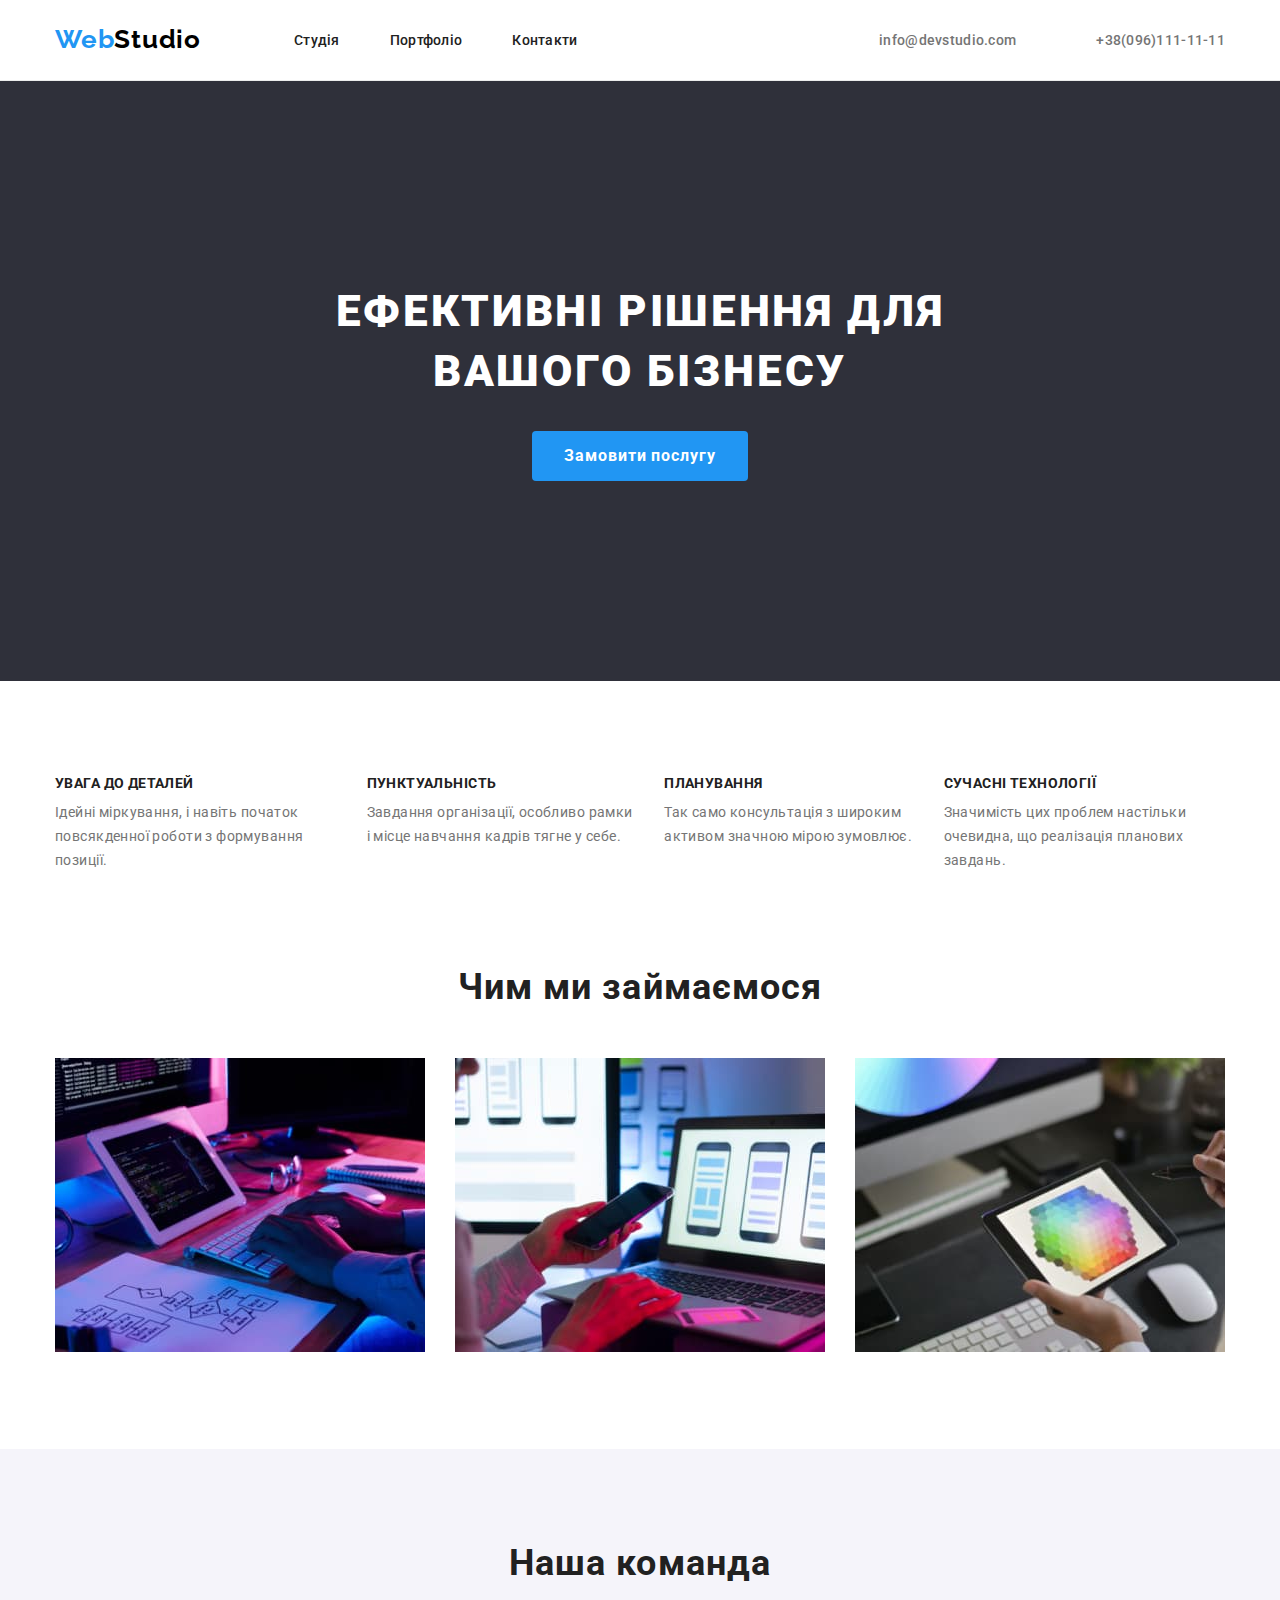
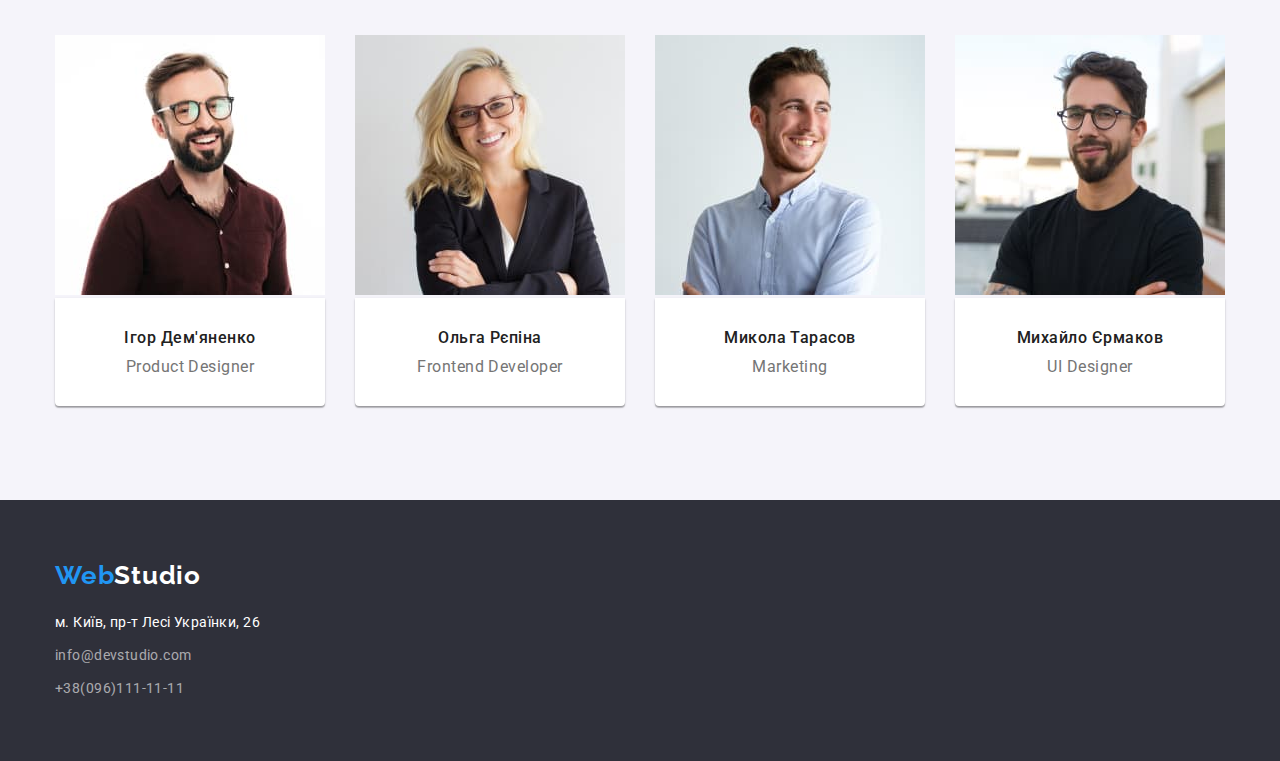
<file: index.html>
<!DOCTYPE html>
<html lang="uk">
<head>
    <meta charset="UTF-8">
    <meta http-equiv="X-UA-Compatible" content="IE=edge">
    <meta name="viewport" content="width=device-width, initial-scale=1.0">
    <title>Document</title>
    <link rel="preconnect" href="https://fonts.googleapis.com">
    <link rel="preconnect" href="https://fonts.gstatic.com" crossorigin>
    <link href="https://fonts.googleapis.com/css2?family=Raleway:wght@700&family=Roboto:wght@400;500;700;900&display=swap"
        rel="stylesheet">
        <link rel="stylesheet" href="https://cdnjs.cloudflare.com/ajax/libs/modern-normalize/1.1.0/modern-normalize.min.css">
    
    <link rel="stylesheet" href="./css/style.css">

</head>
<body>
    <!--навигация-->
   
    <header class="page-header">
<div class="container">
<div class="page-nav">
    <a class="logo" href="/">
        <span class="logo-accent">Web</span>Studio
    </a>
    <nav class="nav">
        <ul class="nav-list">
            <li class="item"><a class="menu-link" href="#">Студія</a></li>
            <li class="item"><a class="menu-link" href="./portfolio.html">Портфоліо</a></li>
            <li class="item"><a class="menu-link" href="#">Контакти</a></li>
        </ul>
    </nav>
    <ul class="aut-nav">
        <li class="item-nav"><a class="contact-link" href="mailto:info@devstudio.com">info@devstudio.com</a></li>
        <li class="item-nav"><a class="contact-link" href="tel:+380961111111">+38(096)111-11-11</a></li>
    </ul>
</div>
    
   
</div>
</header>

<main> 
    <!--герой-->
    <section class="hero">
<div class="container">
    <h1 class="hero-titel">Ефективні рішення для вашого бізнеcу</h1>
    <button class="button-hero" type="button">Замовити послугу</button>
</div>

</section>


    <section class="qualiti">  
  
        <div class="container">
            <ul class="qualiti-list">
                <li>
                    <h3 class="quality-title">Увага до деталей </h3>
                    <p class="quality-text">Ідейні міркування, і навіть початок повсякденної роботи з формування позиції.
                    </p>
                </li>
                <li>
                    <h3 class="quality-title">Пунктуальність</h3>
                    <p class="quality-text">Завдання організації, особливо рамки і місце навчання кадрів тягне у себе.</p>
                </li>
                <li>
                    <h3 class="quality-title">Планування</h3>
                    <p class="quality-text">Так само консультація з широким активом значною мірою зумовлює.</p>
                </li>
                <li>
                    <h3 class="quality-title">Сучасні технології</h3>
                    <p class="quality-text">Значимість цих проблем настільки очевидна, що реалізація планових завдань.</p>
                </li>
            </ul>
        </div>
    </section>
    
    
    <!--section work-->
    <section class="work">
        <div class="container">
            <h2 class="work-title">Чим ми займаємося</h2>
            <ul class="work-list">
                <li class="work-img"><img src="./images/img1.jpg" alt="написання коду для сайтів" width="370"></li>
                <li class="work-img"><img src="./images/img2.jpg" alt="написання коду для мобільних телефонів" width="370">
                </li>
                <li class="work-img"><img src="./images/img3.jpg" alt="написання коду для ігор" width="370"></li>
            </ul>
        </div>
    </section>
    
    <!--section team-->
    <section class="team">
    <div class="container">
        
    
            <h2 class="team-title">Наша команда</h2>
            <ul class="team-list">
                <li class="team-img"><img src="./images/igor.jpg" alt="фотографія Ігоря Дем'яненко" width="270">
                    <div class="conteiner-card">
                        <h3 class="team-name">Ігор Дем'яненко</h3>
                        <p class="team-text">Product Designer</p>
                    </div>
                </li>
                <li class="team-img"><img src="./images/olga.jpg" alt="фотографія Ольги Рєпіна " width="270">
                    <div class="conteiner-card">
                        <h3 class="team-name">Ольга Рєпіна</h3>
                        <p class="team-text">Frontend Developer</p>
                    </div>
                </li>
                <li class="team-img"><img src="./images/nico.jpg" alt="фотографія Миколи Тарасов" width="270">
                    <div class="conteiner-card">
                        <h3 class="team-name">Микола Тарасов</h3>
                        <p class="team-text">Marketing</p>
                    </div>
                </li>
    
                <li class="team-img"><img src="./images/mixa.jpg" alt="фотографія Михайла Єрмаков" width="270">
                    <div class="conteiner-card">
                        <h3 class="team-name">Михайло Єрмаков</h3>
                        <p class="team-text">UI Designer</p>
                    </div>
                </li>
            </ul>



        
    </div>
    </section>
</section>

</main>

<footer>
    <!--подвал-->

<div class="container">
    <a href="/" class="logo-white">
        <span class="logo-accent">Web</span>Studio
    </a>
    
    <address class="contacts">
        <ul>
            <li class="link-contacts">
                <a class="link" href="https://goo.gl/maps/CEJdyvRehDyQKQgW8" target="_blank"
                    rel="noopenes noreferrer nofollow"> м. Київ, пр-т Лесі Українки, 26</a>
            </li>
            <li class="link-contacts">
                <a class="link-footer" href="mailto:info@devstudio.com">info@devstudio.com</a>
            </li>
            <li class="link-contacts">
                <a class="link-footer" href="tel:+380961111111">+38(096)111-11-11</a>
            </li>
    
    
        </ul>
    </address>
</div>

</footer>

</body>
</html>
</file>
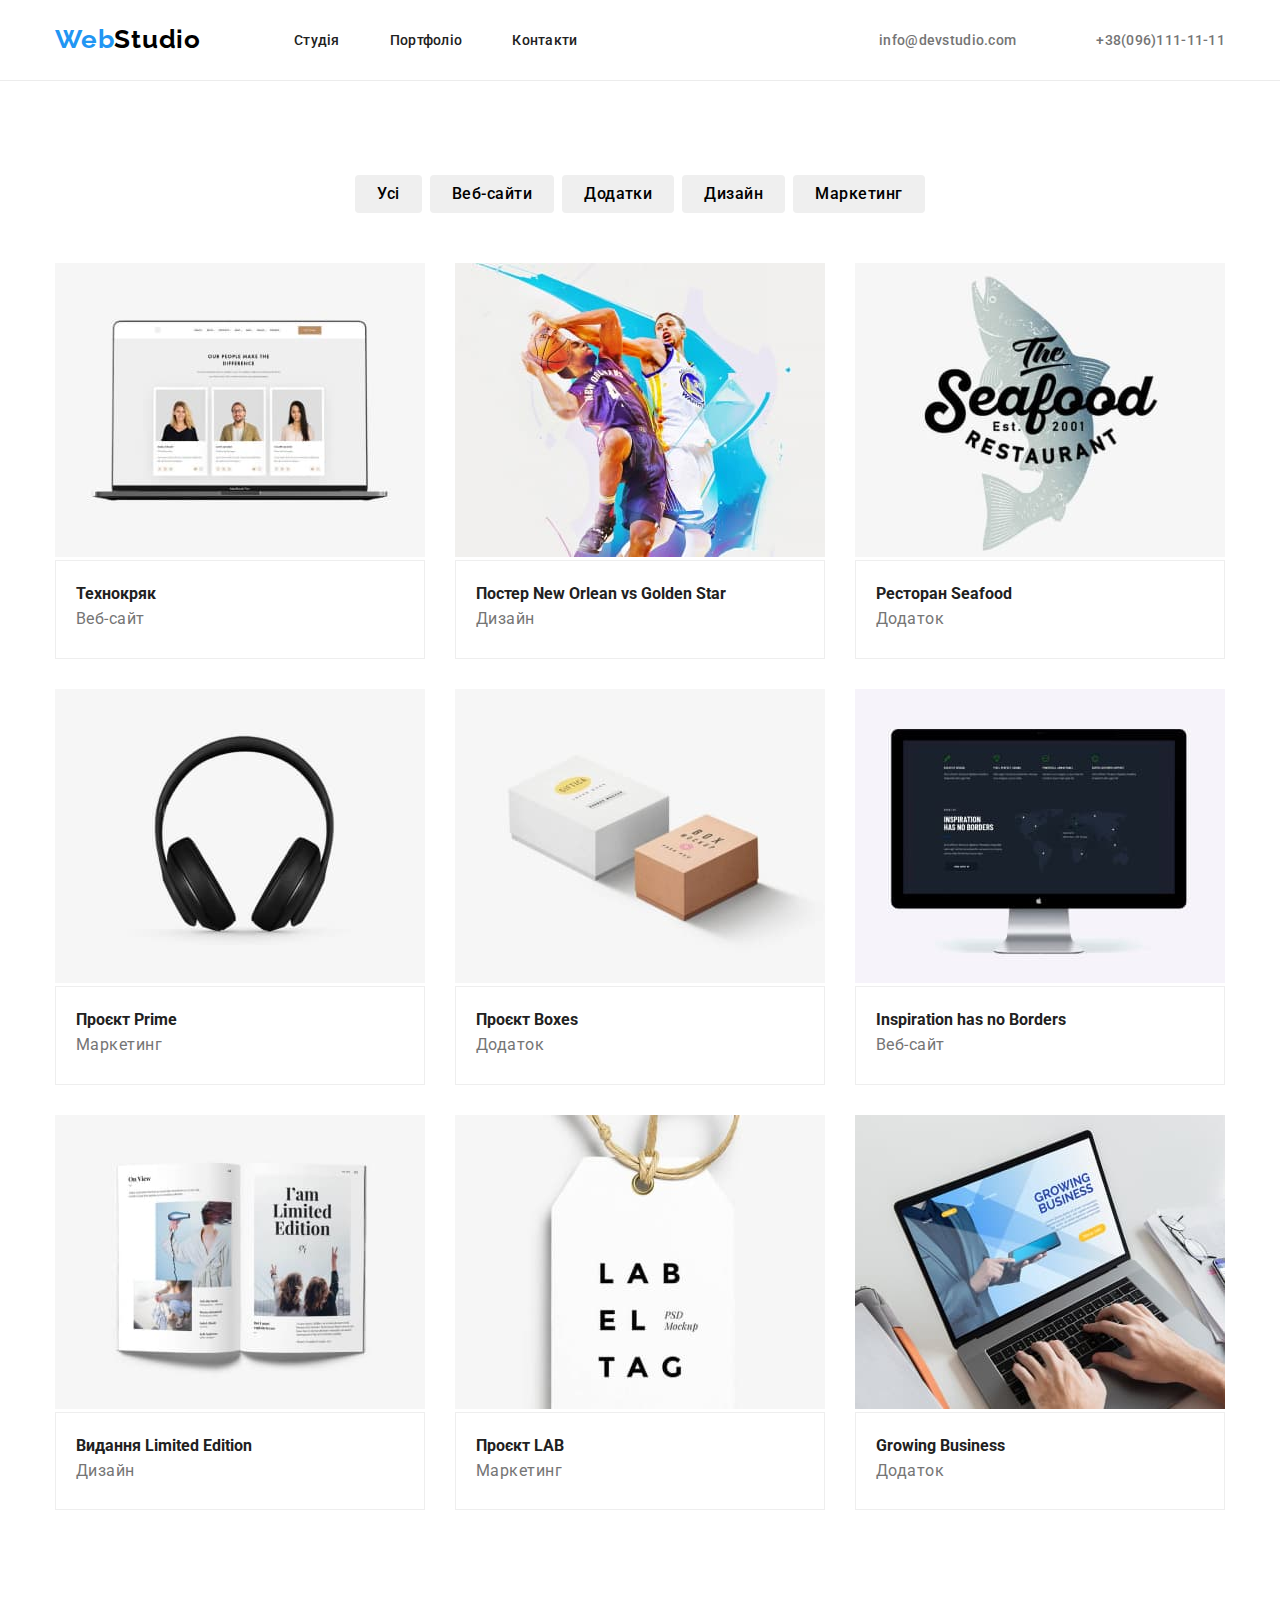
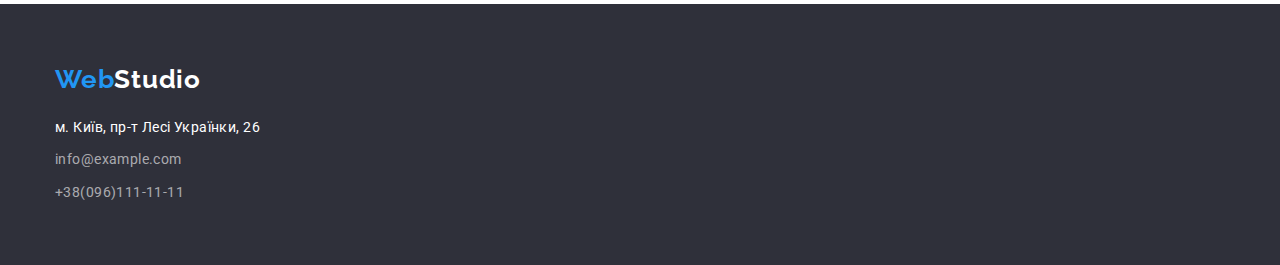
<file: portfolio.html>
<!DOCTYPE html>
<html lang="uk">
<head>
    <meta charset="UTF-8">
    <meta http-equiv="X-UA-Compatible" content="IE=edge">
    <meta name="viewport" content="width=device-width, initial-scale=1.0">
    <title>Portfolio</title>
    <link rel="preconnect" href="https://fonts.googleapis.com">
    <link rel="preconnect" href="https://fonts.gstatic.com" crossorigin>
    <link href="https://fonts.googleapis.com/css2?family=Raleway:wght@700&family=Roboto:wght@400;500;700;900&display=swap"
        rel="stylesheet">
        <link rel="stylesheet" href="https://cdnjs.cloudflare.com/ajax/libs/modern-normalize/1.1.0/modern-normalize.min.css">
    <link rel="stylesheet" href="./css/style.css">
</head>
<body>
<header class="page-header">
    <div class="container">
        <div class="page-nav">
            <a class="logo" href="/">
                <span class="logo-accent">Web</span>Studio
            </a>
            <nav class="nav">
                <ul class="nav-list">
                    <li class="item"><a class="menu-link" href="./index.html">Студія</a></li>
                    <li class="item"><a class="menu-link" href="./portfolio.html">Портфоліо</a></li>
                    <li class="item"><a class="menu-link" href="#">Контакти</a></li>
                </ul>
            </nav>
            <ul class="aut-nav">
                <li class="item-nav"><a class="contact-link" href="mailto:info@devstudio.com">info@devstudio.com</a>
                </li>
                <li class="item-nav"><a class="contact-link" href="tel:+380961111111">+38(096)111-11-11</a></li>
            </ul>
        </div>


    </div>
</header>

<main>
    <section class="department">
   <div class="container">
    <h1 class="department-title">Відділи</h1>
    <ul class="department-link">
        <li><button class="button-second" type="button">Усі</button></li>
        <li><button class="button-second" type="button">Веб-сайти</button></li>
        <li><button class="button-second" type="button">Додатки</button></li>
        <li><button class="button-second" type="button">Дизайн</button></li>
        <li><button class="button-second" type="button">Маркетинг</button></li>
    </ul>
   </div>


<!--section projects-->


<div class="container">
    <ul class="progects-list">
        <li  >
           
                <img src="./images/technocrat.jpg" alt="Технокряк" width="370" />
                <div class="progect-item">
                <h3 class="projects-title">Технокряк</h3>
                <p class="projects-text">Веб-сайт</p>
            </div>
        </li>
    
        <li  >
            
                <img src="./images/design-poster.jpg" alt="Постер New Orlean vs Golden Star" width="370" />
                <div class="progect-item">
                <h3 class="projects-title">Постер New Orlean vs Golden Star</h3>
                <p class="projects-text">Дизайн</p>
                </div>
        </li>
        <li  >
            
                <img src="./images/restaurant.jpg" alt="Ресторан Seafood" width="370" />
                <div class="progect-item">
                <h3 class="projects-title">Ресторан Seafood</h3>
                <p class="projects-text">Додаток</p>
                </div>
        </li>
        <li >
            
            
                <img src="./images/marketing.jpg" alt="Проєкт Prime" width="370" />
                <div class="progect-item">
                <h3 class="projects-title">Проєкт Prime</h3>
                <p class="projects-text">Маркетинг</p>
                </div>
        </li>
        <li >
            
                <img src="./images/box.jpg" alt="Проєкт Boxes" width="370" />
                <div class="progect-item">
                <h3 class="projects-title">Проєкт Boxes</h3>
                <p class="projects-text">Додаток</p>
                </div>
        </li>
    
        <li >
      
                <img src="./images/web-site.jpg" alt="Inspiration has no Borders" width="370" />
                <div class="progect-item">
                <h3 class="projects-title">Inspiration has no Borders</h3>
                <p class="projects-text">Веб-сайт</p>
                </div>
        </li>
        <li >
            
                <img src="./images/book.jpg" alt="Видання Limited Edition" width="370" />
                <div class="progect-item">
                <h3 class="projects-title">Видання Limited Edition</h3>
                <p class="projects-text">Дизайн</p>
                </div>
        </li>
        <li  >
           
                <img src="./images/lab.jpg" alt="Проєкт LAB" width="370" />
                <div class="progect-item">
                <h3 class="projects-title">Проєкт LAB</h3>
                <p class="projects-text">Маркетинг</p>
                </div>
        </li>
        <li  >
           
                <img src="./images/busines.jpg" alt="Growing Business" width="370" />
                <div class="progect-item">
                <h3 class="projects-title">Growing Business</h3>
                <p class="projects-text">Додаток</p>
                </div>
        </li>
    </ul>

</div>
</section>

    
</main>

<footer>

<div class="container">
    <a href="/" class="logo-white">
        <span class="logo-accent">Web</span>Studio
    </a>
    
    <address class="contacts">
        <ul>
            <li class="link-contacts">
                <a class="link" href="https://goo.gl/maps/CEJdyvRehDyQKQgW8" target="_blank"
                    rel="noopenes noreferrer nofollow"> м. Київ, пр-т Лесі Українки, 26</a>
            </li>
            <li class="link-contacts">
                <a class="link-footer" href="mailto:info@example.com">info@example.com</a>
            </li>
            <li class="link-contacts">
                <a class="link-footer" href="tel:+380961111111">+38(096)111-11-11</a>
            </li>
    
    
        </ul>
    </address>

</div>

</footer>
</body>
</html>
</file>
<file: css/style.css>
* {
    box-sizing: border-box;
}
h1,
h2,
h3,
h4,
h5,
h6,
p,
ul {
    margin: 0;
    padding: 0;
}
:root {
 --primary-text-color: #212121;
 --secondary-text-color: #757575;
--hero-text-color:#ffffff;
--accent-text-color: #2196f3;
--black-text-color: #000000;
--primary-white-color: #f5f5f5;
--secondary-color: #2f303a;
--button: #F5F4FA;
--button-focus: #188CE8;
--secondary-button: #EEEEEE;
--border:#ECECEC;


}
body {
    background-color: var(--hero-text-color) ;
    color: var(--primary-text-color) ;
    font-family: 'Roboto', sans-serif;
    font-size: 14px;
    cursor: pointer;
    font-weight: 400;
}
ul {
    list-style: none;
}

/* навигация*/
.page-header{
    border-bottom: 1px solid var(--border);
}
.container {
    margin-left: auto;
    margin-right: auto;
    width: 1200px;
    padding: 0px 15px;
}

.logo{
    display: block;
    font-family: 'Raleway';
        color: var(--black-text-color);
        font-weight: 700;
        font-size: 26px;
        line-height: 1.2;
        text-decoration: none;
        letter-spacing: 0.03em;
       
        margin-right: 93px;
        
       
}
/*.logo-accent{
    color: var(--accent-text-color) border: 1px solid #000000;
        text-shadow : 0px 4px 4px rgba(0, 0, 0, 0.25);
}
*/
.current-link,
.nav :hover,
.nav :focus{
    color: var(--accent-text-color);
}

.page-nav{
display: flex;
    
    align-items: center;
}
.nav-list{
    display: flex;


}


.menu-link {
    display: block;
    color: var(--primary-text-color);
    font-weight: 500;
    line-height: 1.15;
    letter-spacing: 0.02em;
    text-decoration: none;
    padding-top: 32px;
    padding-bottom: 32px;
    
}
.item:not(:last-child){
    margin-right: 50px;
}
.aut-nav {
    display: flex;
    gap: 30px;
    margin-left: auto ;
}
.aut-nav .item-nav + .item-nav{
    margin-left: 50px;
}

.contact-link{
    color: var(--secondary-text-color);
    font-weight: 500;
    line-height: 1.15;
    letter-spacing: 0.02em;
    text-decoration: none;
    padding-top: 32px;
        padding-bottom: 32px;
}




.aut-nav :hover,
.aut-nav :focus{
    color: var(--accent-text-color)
}
/* герой*/
.hero {
    background-color: var(--secondary-color);
    text-align: center;
    padding-top: 200px;
        padding-bottom: 200px;
}
.hero-titel{  
    margin-top: 0;
    margin-bottom: 30px;
    color: var(--hero-text-color);
        background-color: var(--secondary-color);
        font-family: 'Roboto';
            font-weight: 900;
            font-size: 44px;
            line-height: 60px;
            text-align: center;
            letter-spacing: 0.06em;
            text-transform: uppercase;
            
            margin-left: 237px;
            margin-right: 237px;

}
 /* описание компании */

    

.qualiti{
    padding-top: 94px;
}

.qualiti-list{
    display: flex;
        gap: 30px;
}
.quality-title {
    padding-top: 0px;
    margin-bottom: 0;
    color: var(--primary-text-color);
        font-size: 14px;
        font-weight: 700;
        line-height: 1.15;
        letter-spacing: 0.03em;
        text-transform: uppercase;
}
.quality-text{
   margin-top: 10px;
   margin-bottom: 0px;
    color: var(--secondary-text-color);
    line-height: 1.7;
    letter-spacing: 0.03em;
}
/* які проекти*/
.work{
    padding-top: 94px;
    padding-bottom: 94px;
}

.work-title{
    
    padding-top: 0px;
    margin-bottom: 50px;
    color: var(--primary-text-color);
    font-weight: 700;
    font-size: 36px;
    line-height: 1.15;
    text-align: center;
    letter-spacing: 0.03em;
        
}
.work-list{
    display: flex;
        gap: 30px;
}
.work-img {
    margin-top: 0px;
    
}



/* команда */
.team {
    padding-top: 94px;
    padding-bottom: 94px;
    background-color: var(--button);
   
}
.team-title {
    padding-top: 0px;
    margin-bottom: 50px;
        color: var(--primary-text-color);

        
            font-weight: 700;
            font-size: 36px;
            line-height: 1.16;
            text-align: center;
            letter-spacing: 0.03em;
}
.team-img  {
    margin-top: 0px;
    margin-bottom: 0px;
    
    display: block;
        max-width: 100%;
        height: auto;
        object-fit: cover;
    }

.conteiner-card{
    padding: 30px ;
    
        box-shadow: 0px 1px 3px rgba(0, 0, 0, 0.12), 0px 1px 1px rgba(0, 0, 0, 0.14), 0px 2px 1px rgba(0, 0, 0, 0.2);
        border-radius: 0px 0px 4px 4px;
   
    background-color: var(--hero-text-color);

}
.team-list{
    display: flex;
    gap: 30px;
}
.team-name {
    
    color: var(--primary-text-color);
        font-weight: 500;
        font-size: 16px;
        line-height: 1.2;
        letter-spacing: 0.03em;
        text-align: center;
        
}
.team-text {
        font-size: 16px;
        line-height: 1.2;
        color:var(--secondary-text-color);
        letter-spacing: 0.03em;
        text-align: center;
        margin-top: 10px;
        margin-bottom: 0px;
}

/* підвал*/
footer{
    background-color: var(--secondary-color);
    padding-top: 60px;
    padding-bottom: 60px;
}

.logo-white {
    display: block;
    font-family: 'Raleway';
    font-weight: 700;
    font-size: 26px;
    line-height: 1.2;
    color: var(--hero-text-color);
    text-decoration: none;
    letter-spacing: 0.03em;

   padding-bottom: 20px;
}
.logo-accent {
    color: var(--accent-text-color);
}
    
.contacts {
margin-bottom: 0px;
}
.link {
    display: block;
    font-style: normal;
    line-height: 1.7;
    color: var(--hero-text-color);
    text-decoration: none;
    letter-spacing: 0.03em;
}

.link-contacts {
    margin-top: 9px;
}
.link-footer{
    display: block;
        font-style: normal;
        color: rgba(255, 255, 255, 0.6);
        line-height: 1.7;
        letter-spacing: 0.03em;
        text-decoration: none;
}

.link-contacts:first-child {
    margin-top: 0px;
    

}

/* порфоліо вітділи*/
.department {
    padding-top: 94px;
    padding-bottom: 94px;
    }


.department-title {

        position: absolute;
        white-space: nowrap;
        width: 1px;
        height: 1px;
        overflow: hidden;
        border: 0;
        padding: 0;
        clip: rect(0 0 0 0);
        clip-path: inset(50%);
        margin: -1px;
}
.department-link{
    display: flex;
    gap:8px;
    justify-content: center;
    margin-bottom: 50px;
}
/* приклади робіт*/
.progects-list{
    display: flex;
    flex-wrap: wrap;
    margin: 0px;
    padding: 0px;
    gap: 30px;
    justify-content: space-between;
    
}

.progect-item {
    display: block;
    padding: 24px 20px;
    margin: 0;

    box-sizing: border-box;
        width: 370px;
       
        border: 1px solid var(--secondary-button);
    }


}
.projects-title{
        font-weight: 700;
        font-size: 18px;
        line-height: 2;
        letter-spacing: 0.06em;
        margin: 0px;
        padding-bottom: 4px;

}



.projects-text{
        font-size: 16px;
        line-height: 1.87;
        letter-spacing: 0.03em;
        color: var(--secondary-text-color);
        margin: 0px;
}
/* кнопка*/
.button {
       
        background-color: var(----secondary-button);
        color: var(--primary-text-color);
        cursor: pointer;
        
        
} 
/* кнопка герой*/
.button-hero {
    display: inline-block;
        
        font-family: 'Roboto',sans-serif;
        font-weight: 700;
        font-size: 16px;
        line-height: 1.88;
        letter-spacing: 0.06em;
        background-color: var(--accent-text-color);
        color: var(--hero-text-color);
            min-width: 216px;
            height: 50px;
            text-align: center;
            padding: 10px 32px;
            border-radius: 4px;
            border: none;
    
    

}
.button-hero:hover,
.button-hero:focus {
    color: var(--hero-text-color);
background-color: var(--button-focus);

}
/* кнопка порфоліо*/
.button-second {
    display: inline-block;
    font-family: 'Roboto',sans-serif;
    font-weight: 500;
    font-size: 16px;
    line-height: 1.62;
    text-align: center;
    letter-spacing: 0.03em;
        
        justify-content: center;
        padding: 6px 22px;
        border: none;
        border-radius: 4px;



}
.button-second:focus,
.button-second:hover {
    color: var(--hero-text-color);
    background-color: var(--accent-text-color);
    }
</file>
